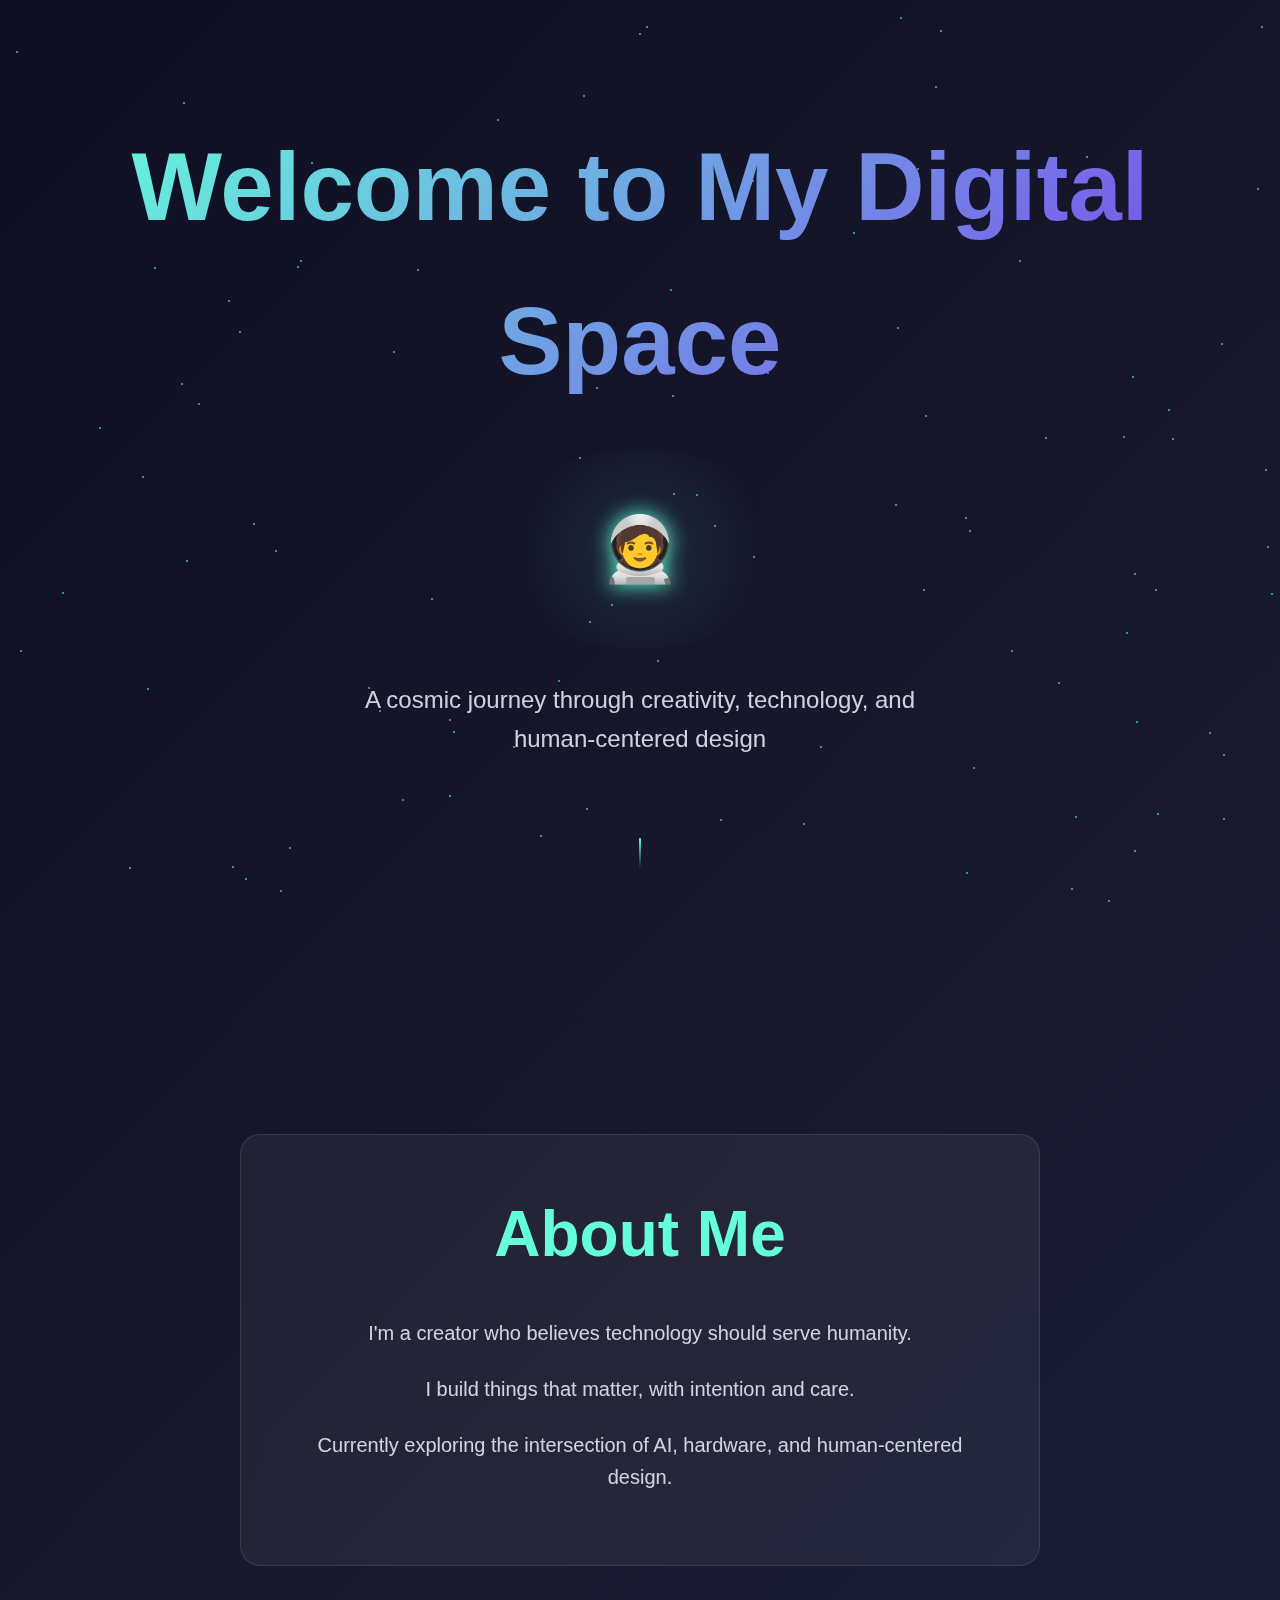
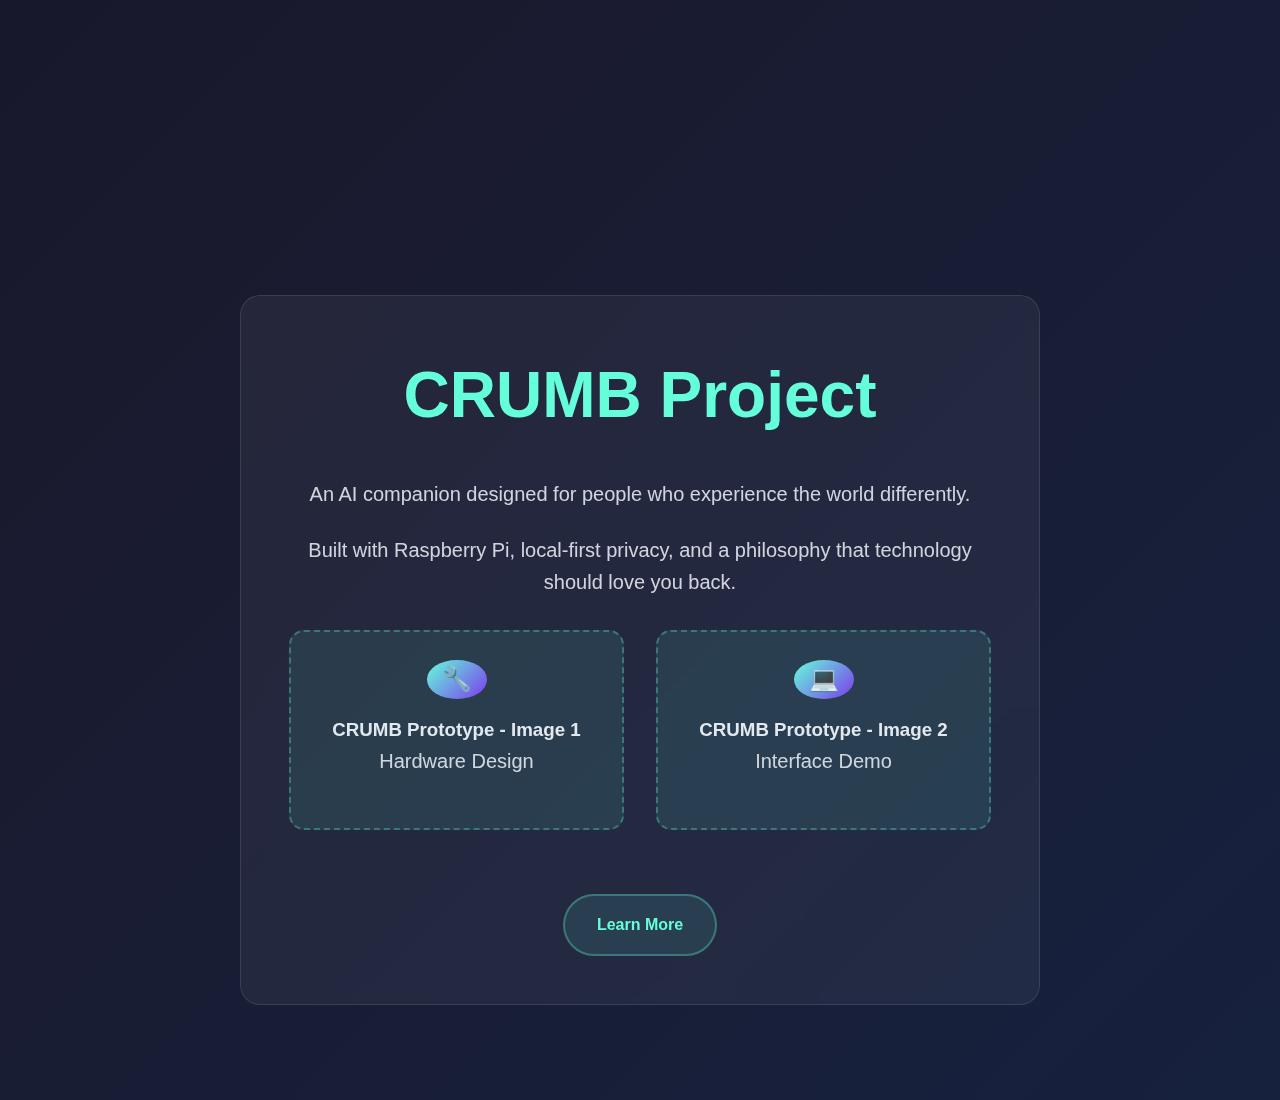
<file: index.html>
<!DOCTYPE html>
<html lang="en">
<head>
    <meta charset="UTF-8">
    <meta name="viewport" content="width=device-width, initial-scale=1.0">
    <title>Welcome to My Digital Space V0.01</title>
    <style>
        * {
            margin: 0;
            padding: 0;
            box-sizing: border-box;
        }

        body {
            font-family: -apple-system, BlinkMacSystemFont, 'Segoe UI', Roboto, sans-serif;
            background: linear-gradient(135deg, #0f0f23 0%, #1a1a2e 50%, #16213e 100%);
            color: #e2e8f0;
            line-height: 1.6;
            overflow-x: hidden;
        }

        .container {
            max-width: 1200px;
            margin: 0 auto;
            padding: 0 20px;
        }

        /* Hero Section */
        .hero {
            min-height: 100vh;
            display: flex;
            flex-direction: column;
            justify-content: center;
            align-items: center;
            text-align: center;
            position: relative;
        }

        .hero h1 {
            font-size: clamp(2.5rem, 8vw, 6rem);
            font-weight: bold;
            margin-bottom: 2rem;
            background: linear-gradient(135deg, #64ffda, #7c3aed);
            -webkit-background-clip: text;
            -webkit-text-fill-color: transparent;
            background-clip: text;
        }

        .constellation {
            width: 300px;
            height: 200px;
            margin: 2rem auto;
            position: relative;
            background: radial-gradient(circle, rgba(100, 255, 218, 0.1) 0%, transparent 70%);
            border-radius: 50%;
            display: flex;
            align-items: center;
            justify-content: center;
        }

        .stick-figure {
            font-size: 4rem;
            color: #64ffda;
            text-shadow: 0 0 20px #64ffda;
        }

        .hero p {
            font-size: clamp(1.1rem, 3vw, 1.5rem);
            max-width: 600px;
            margin: 2rem auto;
            opacity: 0.9;
        }

        /* Section Styles */
        section {
            min-height: 100vh;
            display: flex;
            align-items: center;
            justify-content: center;
            padding: 4rem 0;
        }

        .section-content {
            background: rgba(255, 255, 255, 0.05);
            backdrop-filter: blur(10px);
            border: 1px solid rgba(255, 255, 255, 0.1);
            border-radius: 20px;
            padding: 3rem;
            text-align: center;
            max-width: 800px;
            width: 100%;
        }

        .section-content h2 {
            font-size: clamp(2rem, 6vw, 4rem);
            font-weight: bold;
            margin-bottom: 2rem;
            color: #64ffda;
        }

        .section-content p {
            font-size: clamp(1rem, 2.5vw, 1.25rem);
            margin-bottom: 1.5rem;
            opacity: 0.9;
        }

        /* CRUMB Project Styles */
        .crumb-images {
            display: grid;
            grid-template-columns: repeat(auto-fit, minmax(300px, 1fr));
            gap: 2rem;
            margin: 2rem 0;
        }

        .image-placeholder {
            background: rgba(100, 255, 218, 0.1);
            border: 2px dashed rgba(100, 255, 218, 0.3);
            border-radius: 15px;
            padding: 2rem;
            height: 200px;
            display: flex;
            flex-direction: column;
            align-items: center;
            justify-content: center;
            transition: all 0.3s ease;
        }

        .image-placeholder:hover {
            background: rgba(100, 255, 218, 0.2);
            border-color: rgba(100, 255, 218, 0.5);
        }

        .placeholder-icon {
            width: 60px;
            height: 60px;
            background: linear-gradient(135deg, #64ffda, #7c3aed);
            border-radius: 50%;
            margin-bottom: 1rem;
            display: flex;
            align-items: center;
            justify-content: center;
            font-size: 1.5rem;
        }

        .btn {
            display: inline-block;
            padding: 1rem 2rem;
            background: rgba(100, 255, 218, 0.1);
            border: 2px solid rgba(100, 255, 218, 0.3);
            border-radius: 50px;
            color: #64ffda;
            text-decoration: none;
            font-weight: 600;
            transition: all 0.3s ease;
            margin-top: 2rem;
        }

        .btn:hover {
            background: rgba(100, 255, 218, 0.2);
            border-color: #64ffda;
            box-shadow: 0 10px 30px rgba(100, 255, 218, 0.2);
        }

        /* Stars Background */
        .stars {
            position: fixed;
            top: 0;
            left: 0;
            width: 100%;
            height: 100%;
            pointer-events: none;
            z-index: -1;
        }

        .star {
            position: absolute;
            width: 2px;
            height: 2px;
            background: #64ffda;
            border-radius: 50%;
            opacity: 0.7;
            animation: twinkle 3s infinite;
        }

        @keyframes twinkle {
            0%, 100% { opacity: 0.3; }
            50% { opacity: 1; }
        }

        /* Scroll Indicator */
        .scroll-indicator {
            position: absolute;
            bottom: 2rem;
            left: 50%;
            transform: translateX(-50%);
            width: 2px;
            height: 30px;
            background: linear-gradient(to bottom, #64ffda, transparent);
            border-radius: 2px;
            animation: bounce 2s infinite;
        }

        @keyframes bounce {
            0%, 20%, 50%, 80%, 100% { transform: translateX(-50%) translateY(0); }
            40% { transform: translateX(-50%) translateY(-10px); }
            60% { transform: translateX(-50%) translateY(-5px); }
        }

        /* Responsive */
        @media (max-width: 768px) {
            .section-content {
                padding: 2rem;
                margin: 0 1rem;
            }
            
            .crumb-images {
                grid-template-columns: 1fr;
            }
        }
    </style>
</head>
<body>
    <!-- Stars Background -->
    <div class="stars" id="stars"></div>

    <!-- Hero Section -->
    <section class="hero">
        <div class="container">
            <h1>Welcome to My Digital Space</h1>
            
            <div class="constellation">
                <div class="stick-figure">🧑‍🚀</div>
            </div>
            
            <p>A cosmic journey through creativity, technology, and human-centered design</p>
        </div>
        
        <div class="scroll-indicator"></div>
    </section>

    <!-- About Section -->
    <section id="about">
        <div class="container">
            <div class="section-content">
                <h2>About Me</h2>
                <p>I'm a creator who believes technology should serve humanity.</p>
                <p>I build things that matter, with intention and care.</p>
                <p>Currently exploring the intersection of AI, hardware, and human-centered design.</p>
            </div>
        </div>
    </section>

    <!-- CRUMB Section -->
    <section id="crumb">
        <div class="container">
            <div class="section-content">
                <h2>CRUMB Project</h2>
                <p>An AI companion designed for people who experience the world differently.</p>
                <p>Built with Raspberry Pi, local-first privacy, and a philosophy that technology should love you back.</p>
                
                <div class="crumb-images">
                    <div class="image-placeholder">
                        <div class="placeholder-icon">🔧</div>
                        <h3>CRUMB Prototype - Image 1</h3>
                        <p>Hardware Design</p>
                    </div>
                    
                    <div class="image-placeholder">
                        <div class="placeholder-icon">💻</div>
                        <h3>CRUMB Prototype - Image 2</h3>
                        <p>Interface Demo</p>
                    </div>
                </div>
                
                <a href="#" class="btn">Learn More</a>
            </div>
        </div>
    </section>

    <script>
        // Generate stars
        function createStars() {
            const starsContainer = document.getElementById('stars');
            const starCount = 100;
            
            for (let i = 0; i < starCount; i++) {
                const star = document.createElement('div');
                star.className = 'star';
                star.style.left = Math.random() * 100 + '%';
                star.style.top = Math.random() * 100 + '%';
                star.style.animationDelay = Math.random() * 3 + 's';
                starsContainer.appendChild(star);
            }
        }

        // Smooth scrolling for anchor links
        document.querySelectorAll('a[href^="#"]').forEach(anchor => {
            anchor.addEventListener('click', function (e) {
                e.preventDefault();
                const target = document.querySelector(this.getAttribute('href'));
                if (target) {
                    target.scrollIntoView({
                        behavior: 'smooth',
                        block: 'start'
                    });
                }
            });
        });

        // Initialize stars when page loads
        document.addEventListener('DOMContentLoaded', createStars);
    </script>
</body>
</html>
</file>
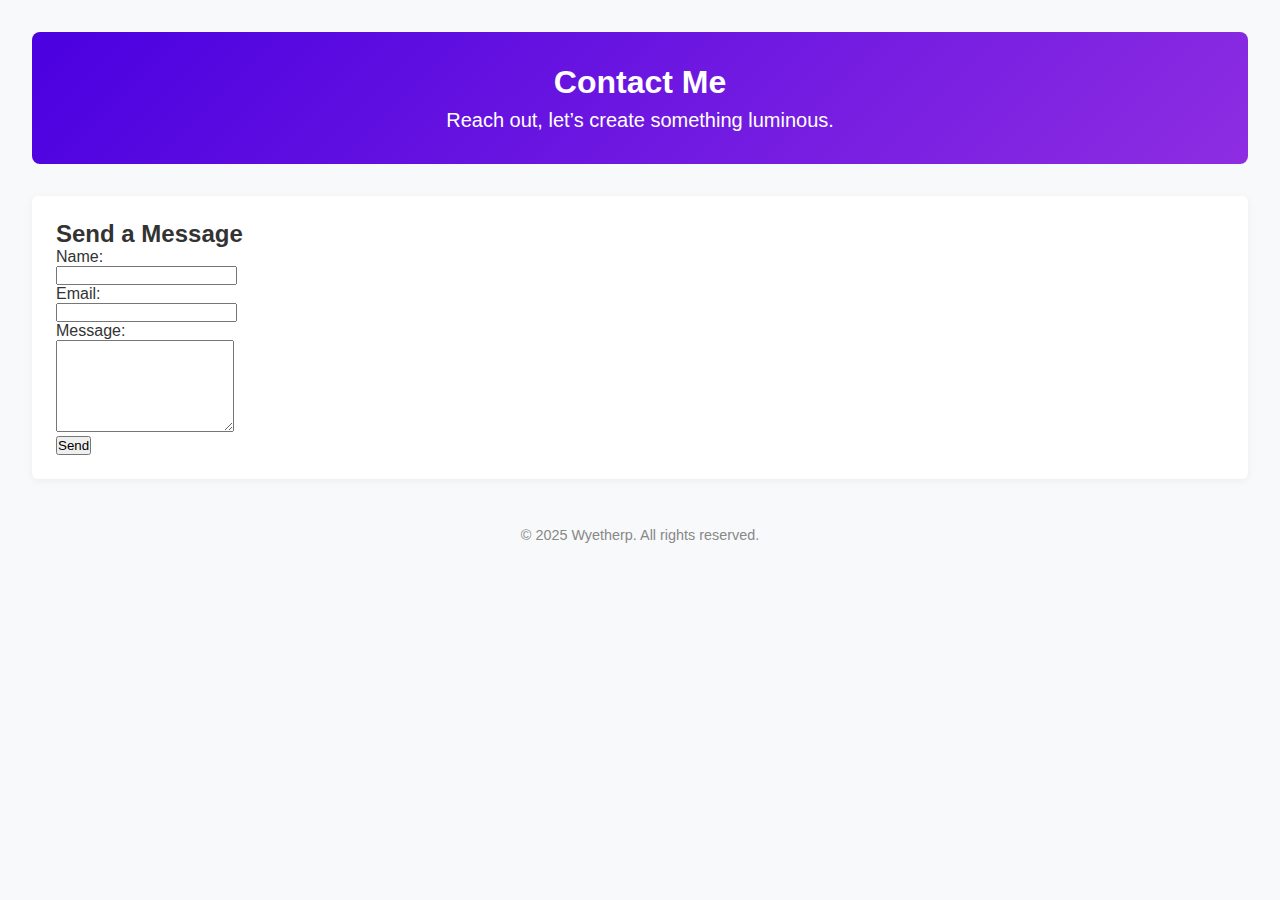
<file: contact.html>
<!DOCTYPE html>
<html lang="en">
<head>
  <meta charset="UTF-8" />
  <meta name="viewport" content="width=device-width, initial-scale=1.0" />
  <title>Contact Me – Wyetherp</title>
  <link rel="stylesheet" href="css/style.css" />
</head>
<body>
  <header>
    <h1>Contact Me</h1>
    <p class="tagline">Reach out, let’s create something luminous.</p>
  </header>

  <main>
    <section>
      <h2>Send a Message</h2>
      <form action="test" method="POST">
        <label for="name">Name:</label><br />
        <input type="text" id="name" name="name" required /><br />

        <label for="email">Email:</label><br />
        <input type="email" id="email" name="_replyto" required /><br />

        <label for="message">Message:</label><br />
        <textarea id="message" name="message" rows="6" required></textarea><br />

        <button type="submit">Send</button>
      </form>
    </section>
  </main>

  <footer>
    <p>&copy; 2025 Wyetherp. All rights reserved.</p>
  </footer>
</body>
</html>
</file>
<file: css/style.css>
/* Base Reset */
* {
  margin: 0;
  padding: 0;
  box-sizing: border-box;
}

body {
  font-family: "Segoe UI", sans-serif;
  background: #f8f9fa;
  color: #333;
  padding: 2rem;
}

header {
  background: linear-gradient(135deg, #4a00e0, #8e2de2);
  color: white;
  padding: 2rem;
  border-radius: 8px;
  text-align: center;
  margin-bottom: 2rem;
}

.tagline {
  font-size: 1.25rem;
  margin-top: 0.5rem;
}

main section {
  background: white;
  margin-bottom: 1.5rem;
  padding: 1.5rem;
  border-radius: 6px;
  box-shadow: 0 2px 8px rgba(0, 0, 0, 0.05);
}

footer {
  text-align: center;
  color: #888;
  font-size: 0.9rem;
  margin-top: 3rem;
}
</file>
